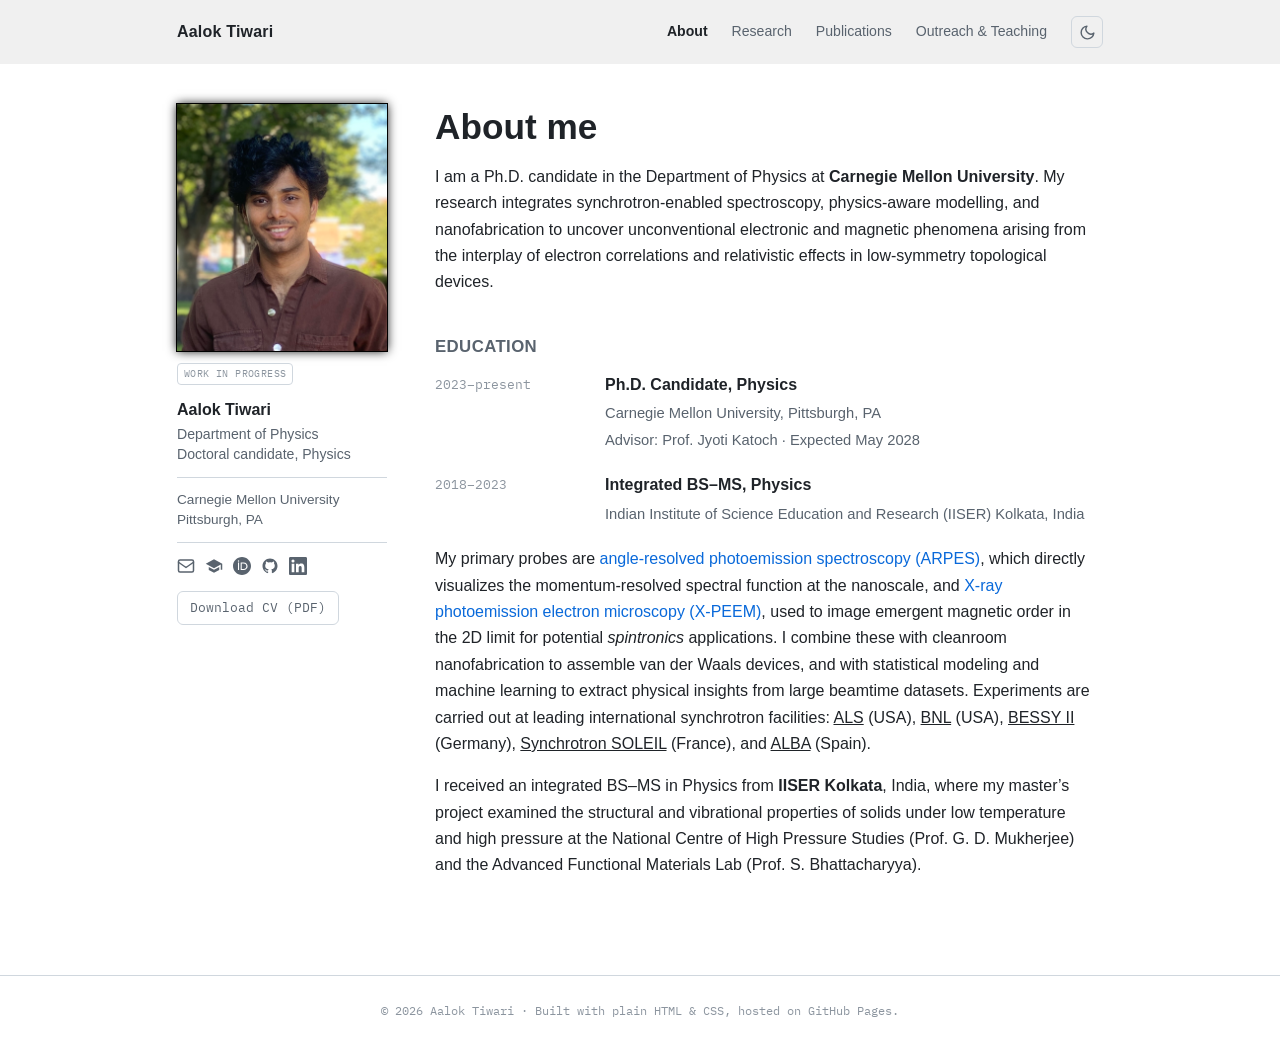
<file: index.html>
<!DOCTYPE html>
<html lang="en">
<head>
  <meta charset="UTF-8" />
  <meta name="viewport" content="width=device-width, initial-scale=1.0" />
  <script>(function(){try{if(localStorage.getItem('theme')==='dark')document.documentElement.setAttribute('data-theme','dark');}catch(e){}})();</script>
  <title>Aalok Tiwari</title>
  <meta name="description" content="Aalok Tiwari — experimental condensed matter physicist. Ph.D. candidate at Carnegie Mellon University working on 2D quantum materials, nano-ARPES, and XMCD-PEEM." />
  <link rel="preconnect" href="https://fonts.googleapis.com" />
  <link rel="preconnect" href="https://fonts.gstatic.com" crossorigin />
  <link href="https://fonts.googleapis.com/css2?family=IBM+Plex+Mono:wght@400;500;600;700&display=swap" rel="stylesheet" />
  <link rel="stylesheet" href="assets/style.css?v=3" />
  <link rel="icon" href="assets/favicon.svg" type="image/svg+xml" />
  <meta name="theme-color" content="#0969da" />
  <meta name="author" content="Aalok Tiwari" />
  <link rel="canonical" href="https://aaloktrii.github.io/" />
  <meta property="og:type" content="website" />
  <meta property="og:site_name" content="Aalok Tiwari" />
  <meta property="og:title" content="Aalok Tiwari — Experimental condensed matter physicist" />
  <meta property="og:description" content="Ph.D. candidate at Carnegie Mellon University working on 2D quantum materials, nano-ARPES, and XMCD-PEEM." />
  <meta property="og:url" content="https://aaloktrii.github.io/" />
  <meta name="twitter:card" content="summary" />
</head>
<body>
  <header class="site-header">
    <div class="header-inner">
      <a class="brand" href="index.html">Aalok Tiwari</a>
      <nav class="top-nav">
        <a href="index.html" class="active">About</a>
        <a href="research.html">Research</a>
        <a href="publications.html">Publications</a>
        <a href="outreach.html">Outreach &amp; Teaching</a>
      </nav>
      <button class="theme-toggle" type="button" aria-label="Toggle dark mode" title="Toggle light/dark">
        <svg class="icon-moon" viewBox="0 0 24 24" fill="none" stroke="currentColor" stroke-width="2" stroke-linecap="round" stroke-linejoin="round" aria-hidden="true"><path d="M21 12.79A9 9 0 1 1 11.21 3 7 7 0 0 0 21 12.79z"/></svg>
        <svg class="icon-sun" viewBox="0 0 24 24" fill="none" stroke="currentColor" stroke-width="2" stroke-linecap="round" stroke-linejoin="round" aria-hidden="true"><circle cx="12" cy="12" r="4"/><path d="M12 2v2M12 20v2M4.93 4.93l1.41 1.41M17.66 17.66l1.41 1.41M2 12h2M20 12h2M6.34 17.66l-1.41 1.41M19.07 4.93l-1.41 1.41"/></svg>
      </button>
    </div>
  </header>



  <div class="page-layout">
    <aside class="profile-col">
      <img id="profile-pic" alt="Aalok Tiwari" style="width:100%;display:block;margin-bottom:8px;box-shadow:0 0 0 1px #000, 0 0 10px #000;" /><script>document.getElementById("profile-pic").src="assets/profile.jpg?t="+Date.now();</script>
      <span class="wip-label">work in progress</span>
      <div class="profile-text-block">
        <div class="profile-name">Aalok Tiwari</div>
        <div class="profile-title">Department of Physics</div>
        <div class="profile-title">Doctoral candidate, Physics</div>
        <hr class="profile-rule">
        <div class="profile-dept">Carnegie Mellon University</div>
        <div class="profile-dept">Pittsburgh, PA</div>
        <hr class="profile-rule">
        <nav class="profile-links">
          <a href="mailto:aalokt@andrew.cmu.edu" title="Email"><svg viewBox="0 0 24 24" fill="none" stroke="currentColor" stroke-width="2" stroke-linecap="round" stroke-linejoin="round" aria-hidden="true"><rect x="2" y="4" width="20" height="16" rx="2"/><path d="m2 7 10 7 10-7"/></svg></a>
          <a href="https://scholar.google.com/citations?user=AxW-kcIAAAAJ" title="Google Scholar"><svg viewBox="0 0 24 24" fill="currentColor" aria-hidden="true"><path d="M5 13.18v4L12 21l7-3.82v-4L12 17l-7-3.82zM12 3L1 9l11 6 9-4.91V17h2V9L12 3z"/></svg></a>
          <a href="https://orcid.org/0009-0003-6832-4220" title="ORCID"><svg viewBox="0 0 24 24" fill="currentColor" aria-hidden="true"><path d="M12 0C5.372 0 0 5.372 0 12s5.372 12 12 12 12-5.372 12-12S18.628 0 12 0zM7.369 4.378c.525 0 .947.431.947.947s-.422.947-.947.947a.95.95 0 01-.947-.947c0-.525.422-.947.947-.947zm-.722 3.038h1.444v10.041H6.647V7.416zm3.562 0h3.9c3.712 0 5.344 2.653 5.344 5.025 0 2.578-2.016 5.016-5.325 5.016h-3.919V7.416zm1.444 1.303v7.444h2.297c3.272 0 3.872-2.466 3.872-3.722 0-2.016-1.284-3.722-3.862-3.722h-2.307z"/></svg></a>
          <a href="https://github.com/aaloktrii" title="GitHub"><svg viewBox="0 0 24 24" fill="currentColor" aria-hidden="true"><path d="M12 2C6.477 2 2 6.477 2 12c0 4.418 2.865 8.166 6.839 9.489.5.092.682-.217.682-.482 0-.237-.009-.868-.013-1.703-2.782.604-3.369-1.342-3.369-1.342-.454-1.155-1.11-1.463-1.11-1.463-.908-.62.069-.608.069-.608 1.003.07 1.531 1.03 1.531 1.03.892 1.529 2.341 1.088 2.91.832.092-.647.35-1.088.636-1.338-2.22-.253-4.555-1.11-4.555-4.943 0-1.091.39-1.984 1.029-2.683-.103-.253-.446-1.27.098-2.647 0 0 .84-.269 2.75 1.025A9.578 9.578 0 0112 6.836c.85.004 1.705.114 2.504.337 1.909-1.294 2.747-1.025 2.747-1.025.546 1.377.202 2.394.1 2.647.64.699 1.028 1.592 1.028 2.683 0 3.842-2.339 4.687-4.566 4.935.359.309.678.919.678 1.852 0 1.336-.012 2.415-.012 2.743 0 .267.18.578.688.48C19.138 20.163 22 16.418 22 12c0-5.523-4.477-10-10-10z"/></svg></a>
          <a href="https://www.linkedin.com/in/aalok-tiwari/" title="LinkedIn"><svg viewBox="0 0 24 24" fill="currentColor" aria-hidden="true"><path d="M20.447 20.452h-3.554v-5.569c0-1.328-.027-3.037-1.852-3.037-1.853 0-2.136 1.445-2.136 2.939v5.667H9.351V9h3.414v1.561h.046c.477-.9 1.637-1.85 3.37-1.85 3.601 0 4.267 2.37 4.267 5.455v6.286zM5.337 7.433a2.062 2.062 0 01-2.063-2.065 2.064 2.064 0 112.063 2.065zm1.782 13.019H3.555V9h3.564v11.452zM22.225 0H1.771C.792 0 0 .774 0 1.729v20.542C0 23.227.792 24 1.771 24h20.451C23.2 24 24 23.227 24 22.271V1.729C24 .774 23.2 0 22.222 0h.003z"/></svg></a>
        </nav>
        <a class="btn" href="assets/Aalok_Tiwari_CV.pdf">Download CV (PDF)</a>
      </div>
    </aside>

    <main class="content-col">
      <h1>About me</h1>
      <p>
        I am a Ph.D. candidate in the Department of Physics at
        <a href="https://www.cmu.edu/physics/" style="color: inherit;"><strong>Carnegie Mellon University</strong></a>.
        My research integrates synchrotron-enabled spectroscopy, physics-aware modelling, and nanofabrication to uncover unconventional electronic and magnetic phenomena arising from the interplay of electron correlations and relativistic effects in low-symmetry topological devices.
      </p>

      <h2 id="education">Education</h2>
      <div class="cvitem">
        <div class="when">2023&ndash;present</div>
        <div class="what">
          <strong>Ph.D. Candidate, Physics</strong>
          <div class="course"><a href="https://www.cmu.edu/physics/" style="color: inherit;">Carnegie Mellon University</a>, Pittsburgh, PA</div>
          <div class="course">Advisor: <a href="https://scholars.cmu.edu/8049-jyoti-katoch" style="color: inherit;">Prof. Jyoti Katoch</a> &middot; Expected May 2028</div>
        </div>
      </div>
      <div class="cvitem">
        <div class="when">2018&ndash;2023</div>
        <div class="what">
          <strong>Integrated BS&ndash;MS, Physics</strong>
          <div class="course"><a href="https://www.iiserkol.ac.in" style="color: inherit;">Indian Institute of Science Education and Research (IISER) Kolkata</a>, India</div>
        </div>
      </div>

      <p>
        My primary probes are
        <a href="https://doi.org/10.1103/RevModPhys.93.025006">angle-resolved photoemission spectroscopy (ARPES)</a>,
        which directly visualizes the momentum-resolved spectral function at the nanoscale, and
        <a href="https://doi.org/10.1088/0953-8984/20/9/093002">X-ray photoemission electron microscopy (X-PEEM)</a>,
        used to image emergent magnetic order in the 2D limit for potential <em>spintronics</em> applications.
        I combine these with cleanroom nanofabrication to assemble van der Waals devices, and with statistical modeling and machine learning to extract physical insights from large beamtime datasets.
        Experiments are carried out at leading international synchrotron facilities:
        <a href="https://als.lbl.gov/" style="color: inherit; text-decoration: underline;">ALS</a> (USA),
        <a href="https://www.bnl.gov/nsls2/" style="color: inherit; text-decoration: underline;">BNL</a> (USA),
        <a href="https://www.helmholtz-berlin.de/forschung/quellen/bessy/index_en.html" style="color: inherit; text-decoration: underline;">BESSY&nbsp;II</a> (Germany),
        <a href="https://www.synchrotron-soleil.fr/en" style="color: inherit; text-decoration: underline;">Synchrotron SOLEIL</a> (France), and
        <a href="https://www.cells.es/en" style="color: inherit; text-decoration: underline;">ALBA</a> (Spain).
      </p>
      <p>
        I received an integrated BS&ndash;MS in Physics from
        <a href="https://www.iiserkol.ac.in" style="color: inherit;"><strong>IISER Kolkata</strong></a>, India, where my master&rsquo;s project examined the structural and vibrational properties of solids under low temperature and high pressure at the
        <a href="https://physics.iiserkol.ac.in/fac_hompage.php?did=d3d2MTVhc04yd0JUdDRpbFY5U0hFVzZvV1lTTVFORTRjSkExN1VXWkRlZz0%3D" style="color: inherit;">National Centre of High Pressure Studies</a>
        (Prof.&nbsp;G.&nbsp;D.&nbsp;Mukherjee) and the
        <a href="https://www.iiserkol.ac.in/~sayanb/" style="color: inherit;">Advanced Functional Materials Lab</a>
        (Prof.&nbsp;S.&nbsp;Bhattacharyya).
      </p>
    </main>
  </div>

  <footer class="site">
    <div>&copy; <span id="yr"></span> Aalok Tiwari &middot; Built with plain HTML &amp; CSS, hosted on GitHub Pages.</div>
  </footer>

  <script>document.getElementById('yr').textContent = new Date().getFullYear();</script>
  <script src="assets/theme.js"></script>
</body>
</html>
</file>
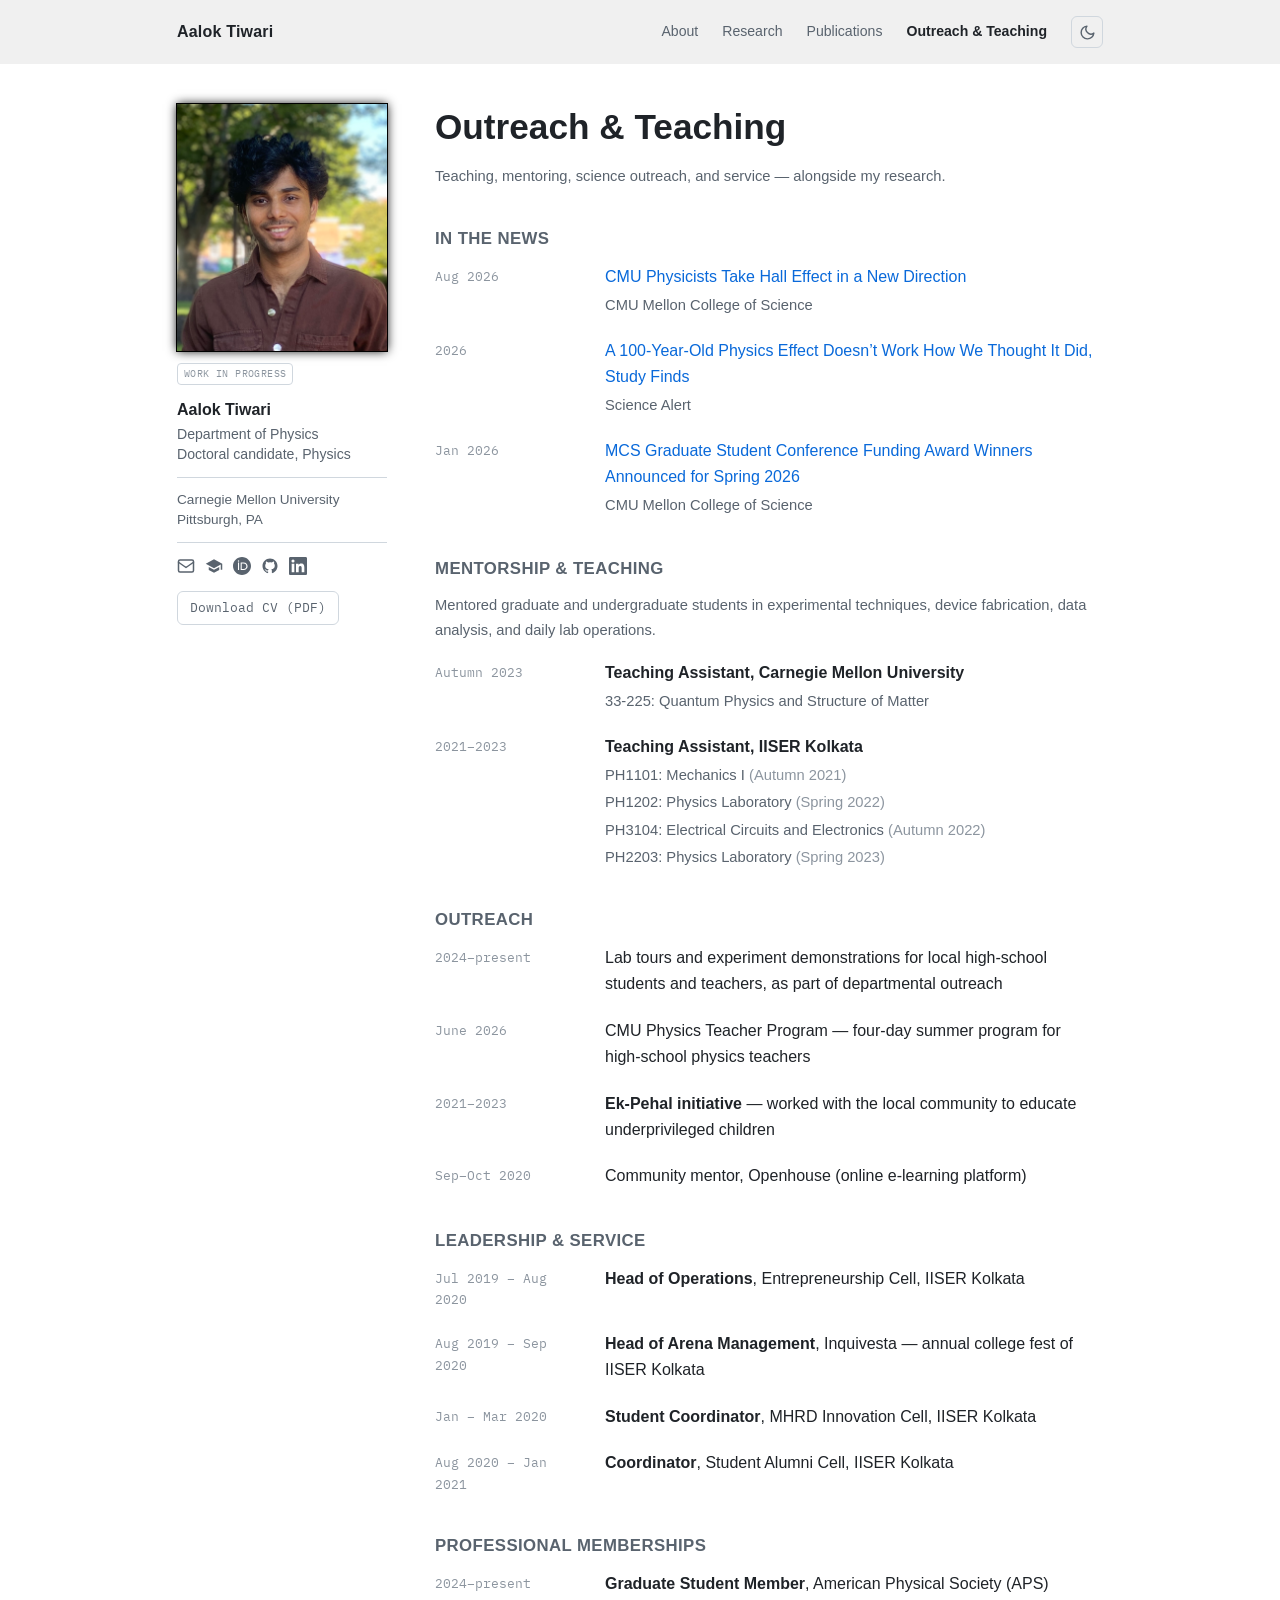
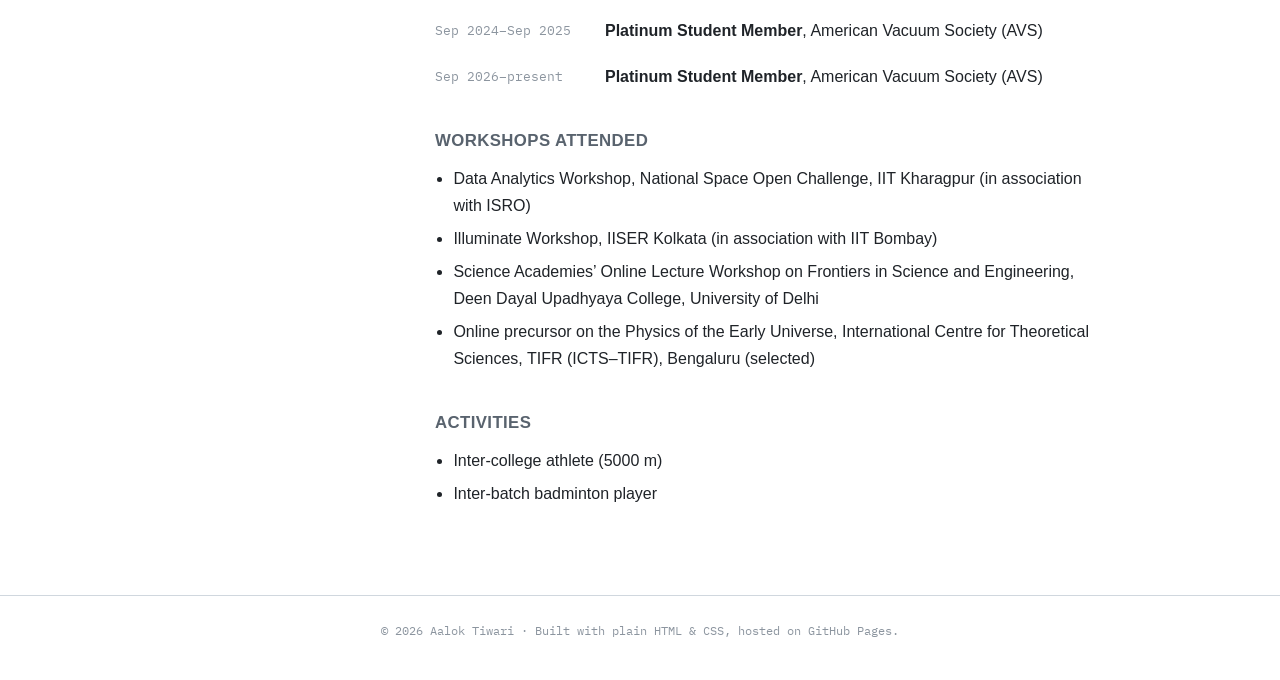
<file: outreach.html>
<!DOCTYPE html>
<html lang="en">
<head>
  <meta charset="UTF-8" />
  <meta name="viewport" content="width=device-width, initial-scale=1.0" />
  <script>(function(){try{if(localStorage.getItem('theme')==='dark')document.documentElement.setAttribute('data-theme','dark');}catch(e){}})();</script>
  <title>Outreach &amp; Teaching — Aalok Tiwari</title>
  <meta name="description" content="Teaching, mentoring, science outreach, leadership, and service by Aalok Tiwari." />
  <link rel="preconnect" href="https://fonts.googleapis.com" />
  <link rel="preconnect" href="https://fonts.gstatic.com" crossorigin />
  <link href="https://fonts.googleapis.com/css2?family=IBM+Plex+Mono:wght@400;500;600;700&display=swap" rel="stylesheet" />
  <link rel="stylesheet" href="assets/style.css?v=3" />
  <link rel="icon" href="assets/favicon.svg" type="image/svg+xml" />
  <meta name="theme-color" content="#0969da" />
  <meta name="author" content="Aalok Tiwari" />
  <link rel="canonical" href="https://aaloktrii.github.io/outreach.html" />
  <meta property="og:type" content="website" />
  <meta property="og:site_name" content="Aalok Tiwari" />
  <meta property="og:title" content="Outreach &amp; Teaching — Aalok Tiwari" />
  <meta property="og:description" content="Teaching, mentoring, science outreach, leadership, and service by Aalok Tiwari." />
  <meta property="og:url" content="https://aaloktrii.github.io/outreach.html" />
  <meta name="twitter:card" content="summary" />
</head>
<body>
  <header class="site-header">
    <div class="header-inner">
      <a class="brand" href="index.html">Aalok Tiwari</a>
      <nav class="top-nav">
        <a href="index.html">About</a>
        <a href="research.html">Research</a>
        <a href="publications.html">Publications</a>
        <a href="outreach.html" class="active">Outreach &amp; Teaching</a>
      </nav>
      <button class="theme-toggle" type="button" aria-label="Toggle dark mode" title="Toggle light/dark">
        <svg class="icon-moon" viewBox="0 0 24 24" fill="none" stroke="currentColor" stroke-width="2" stroke-linecap="round" stroke-linejoin="round" aria-hidden="true"><path d="M21 12.79A9 9 0 1 1 11.21 3 7 7 0 0 0 21 12.79z"/></svg>
        <svg class="icon-sun" viewBox="0 0 24 24" fill="none" stroke="currentColor" stroke-width="2" stroke-linecap="round" stroke-linejoin="round" aria-hidden="true"><circle cx="12" cy="12" r="4"/><path d="M12 2v2M12 20v2M4.93 4.93l1.41 1.41M17.66 17.66l1.41 1.41M2 12h2M20 12h2M6.34 17.66l-1.41 1.41M19.07 4.93l-1.41 1.41"/></svg>
      </button>
    </div>
  </header>



  <div class="page-layout">
    <aside class="profile-col">
      <img id="profile-pic" alt="Aalok Tiwari" style="width:100%;display:block;margin-bottom:8px;box-shadow:0 0 0 1px #000, 0 0 10px #000;" /><script>document.getElementById("profile-pic").src="assets/profile.jpg?t="+Date.now();</script>
      <span class="wip-label">work in progress</span>
      <div class="profile-text-block">
        <div class="profile-name">Aalok Tiwari</div>
        <div class="profile-title">Department of Physics</div>
        <div class="profile-title">Doctoral candidate, Physics</div>
        <hr class="profile-rule">
        <div class="profile-dept">Carnegie Mellon University</div>
        <div class="profile-dept">Pittsburgh, PA</div>
        <hr class="profile-rule">
        <nav class="profile-links">
          <a href="mailto:aalokt@andrew.cmu.edu" title="Email"><svg viewBox="0 0 24 24" fill="none" stroke="currentColor" stroke-width="2" stroke-linecap="round" stroke-linejoin="round" aria-hidden="true"><rect x="2" y="4" width="20" height="16" rx="2"/><path d="m2 7 10 7 10-7"/></svg></a>
          <a href="https://scholar.google.com/citations?user=AxW-kcIAAAAJ" title="Google Scholar"><svg viewBox="0 0 24 24" fill="currentColor" aria-hidden="true"><path d="M5 13.18v4L12 21l7-3.82v-4L12 17l-7-3.82zM12 3L1 9l11 6 9-4.91V17h2V9L12 3z"/></svg></a>
          <a href="https://orcid.org/0009-0003-6832-4220" title="ORCID"><svg viewBox="0 0 24 24" fill="currentColor" aria-hidden="true"><path d="M12 0C5.372 0 0 5.372 0 12s5.372 12 12 12 12-5.372 12-12S18.628 0 12 0zM7.369 4.378c.525 0 .947.431.947.947s-.422.947-.947.947a.95.95 0 01-.947-.947c0-.525.422-.947.947-.947zm-.722 3.038h1.444v10.041H6.647V7.416zm3.562 0h3.9c3.712 0 5.344 2.653 5.344 5.025 0 2.578-2.016 5.016-5.325 5.016h-3.919V7.416zm1.444 1.303v7.444h2.297c3.272 0 3.872-2.466 3.872-3.722 0-2.016-1.284-3.722-3.862-3.722h-2.307z"/></svg></a>
          <a href="https://github.com/aaloktrii" title="GitHub"><svg viewBox="0 0 24 24" fill="currentColor" aria-hidden="true"><path d="M12 2C6.477 2 2 6.477 2 12c0 4.418 2.865 8.166 6.839 9.489.5.092.682-.217.682-.482 0-.237-.009-.868-.013-1.703-2.782.604-3.369-1.342-3.369-1.342-.454-1.155-1.11-1.463-1.11-1.463-.908-.62.069-.608.069-.608 1.003.07 1.531 1.03 1.531 1.03.892 1.529 2.341 1.088 2.91.832.092-.647.35-1.088.636-1.338-2.22-.253-4.555-1.11-4.555-4.943 0-1.091.39-1.984 1.029-2.683-.103-.253-.446-1.27.098-2.647 0 0 .84-.269 2.75 1.025A9.578 9.578 0 0112 6.836c.85.004 1.705.114 2.504.337 1.909-1.294 2.747-1.025 2.747-1.025.546 1.377.202 2.394.1 2.647.64.699 1.028 1.592 1.028 2.683 0 3.842-2.339 4.687-4.566 4.935.359.309.678.919.678 1.852 0 1.336-.012 2.415-.012 2.743 0 .267.18.578.688.48C19.138 20.163 22 16.418 22 12c0-5.523-4.477-10-10-10z"/></svg></a>
          <a href="https://www.linkedin.com/in/aalok-tiwari/" title="LinkedIn"><svg viewBox="0 0 24 24" fill="currentColor" aria-hidden="true"><path d="M20.447 20.452h-3.554v-5.569c0-1.328-.027-3.037-1.852-3.037-1.853 0-2.136 1.445-2.136 2.939v5.667H9.351V9h3.414v1.561h.046c.477-.9 1.637-1.85 3.37-1.85 3.601 0 4.267 2.37 4.267 5.455v6.286zM5.337 7.433a2.062 2.062 0 01-2.063-2.065 2.064 2.064 0 112.063 2.065zm1.782 13.019H3.555V9h3.564v11.452zM22.225 0H1.771C.792 0 0 .774 0 1.729v20.542C0 23.227.792 24 1.771 24h20.451C23.2 24 24 23.227 24 22.271V1.729C24 .774 23.2 0 22.222 0h.003z"/></svg></a>
        </nav>
        <a class="btn" href="assets/Aalok_Tiwari_CV.pdf">Download CV (PDF)</a>
      </div>
    </aside>

    <main class="content-col">
      <h1>Outreach &amp; Teaching</h1>
      <p class="section-intro">
        Teaching, mentoring, science outreach, and service &mdash; alongside my research.
      </p>

      <h2 id="news">In the News</h2>
      <div class="cvitem">
        <div class="when">Aug 2026</div>
        <div class="what">
          <a href="https://www.cmu.edu/mcs/news-events/2026/0819-hall-effect">CMU Physicists Take Hall Effect in a New Direction</a>
          <div class="course">CMU Mellon College of Science</div>
        </div>
      </div>
      <div class="cvitem">
        <div class="when">2026</div>
        <div class="what">
          <a href="https://www.sciencealert.com/a-100-year-old-physics-effect-doesnt-work-how-we-thought-it-did-study-finds">A 100-Year-Old Physics Effect Doesn&rsquo;t Work How We Thought It Did, Study Finds</a>
          <div class="course">Science Alert</div>
        </div>
      </div>
      <div class="cvitem">
        <div class="when">Jan 2026</div>
        <div class="what">
          <a href="https://www.cmu.edu/mcs/news-events/2026/0127-graduate-travel-awards">MCS Graduate Student Conference Funding Award Winners Announced for Spring 2026</a>
          <div class="course">CMU Mellon College of Science</div>
        </div>
      </div>

      <h2>Mentorship &amp; Teaching</h2>
      <p class="section-intro">Mentored graduate and undergraduate students in experimental techniques, device fabrication, data analysis, and daily lab operations.</p>
      <div class="cvgrid">
        <div class="cvitem">
          <div class="when">Autumn 2023</div>
          <div class="what">
            <strong>Teaching Assistant, Carnegie Mellon University</strong>
            <div class="course">33-225: Quantum Physics and Structure of Matter</div>
          </div>
        </div>
        <div class="cvitem">
          <div class="when">2021&ndash;2023</div>
          <div class="what">
            <strong>Teaching Assistant, IISER Kolkata</strong>
            <div class="course">PH1101: Mechanics I <span class="term">(Autumn 2021)</span></div>
            <div class="course">PH1202: Physics Laboratory <span class="term">(Spring 2022)</span></div>
            <div class="course">PH3104: Electrical Circuits and Electronics <span class="term">(Autumn 2022)</span></div>
            <div class="course">PH2203: Physics Laboratory <span class="term">(Spring 2023)</span></div>
          </div>
        </div>
      </div>

      <h2>Outreach</h2>
      <div class="cvgrid">
        <div class="cvitem">
          <div class="when">2024&ndash;present</div>
          <div class="what">Lab tours and experiment demonstrations for local high-school students and teachers, as part of departmental outreach</div>
        </div>
        <div class="cvitem">
          <div class="when">June 2026</div>
          <div class="what">CMU Physics Teacher Program &mdash; four-day summer program for high-school physics teachers</div>
        </div>
        <div class="cvitem">
          <div class="when">2021&ndash;2023</div>
          <div class="what"><strong>Ek-Pehal initiative</strong> &mdash; worked with the local community to educate underprivileged children</div>
        </div>
        <div class="cvitem">
          <div class="when">Sep&ndash;Oct 2020</div>
          <div class="what">Community mentor, Openhouse (online e-learning platform)</div>
        </div>
      </div>

      <h2>Leadership &amp; Service</h2>
      <div class="cvgrid">
        <div class="cvitem">
          <div class="when">Jul 2019 &ndash; Aug 2020</div>
          <div class="what"><strong>Head of Operations</strong>, Entrepreneurship Cell, IISER Kolkata</div>
        </div>
        <div class="cvitem">
          <div class="when">Aug 2019 &ndash; Sep 2020</div>
          <div class="what"><strong>Head of Arena Management</strong>, Inquivesta &mdash; annual college fest of IISER Kolkata</div>
        </div>
        <div class="cvitem">
          <div class="when">Jan &ndash; Mar 2020</div>
          <div class="what"><strong>Student Coordinator</strong>, MHRD Innovation Cell, IISER Kolkata</div>
        </div>
        <div class="cvitem">
          <div class="when">Aug 2020 &ndash; Jan 2021</div>
          <div class="what"><strong>Coordinator</strong>, Student Alumni Cell, IISER Kolkata</div>
        </div>
      </div>

      <h2>Professional Memberships</h2>
      <div class="cvitem">
        <div class="when">2024&ndash;present</div>
        <div class="what">
          <strong>Graduate Student Member</strong>, <a href="https://www.aps.org" style="color:inherit;">American Physical Society (APS)</a>
        </div>
      </div>
      <div class="cvitem">
        <div class="when">Sep 2024&ndash;Sep 2025</div>
        <div class="what">
          <strong>Platinum Student Member</strong>, <a href="https://www.avs.org" style="color:inherit;">American Vacuum Society (AVS)</a>
        </div>
      </div>
      <div class="cvitem">
        <div class="when">Sep 2026&ndash;present</div>
        <div class="what">
          <strong>Platinum Student Member</strong>, <a href="https://www.avs.org" style="color:inherit;">American Vacuum Society (AVS)</a>
        </div>
      </div>

      <h2>Workshops Attended</h2>
      <ul class="cvlist">
        <li>Data Analytics Workshop, National Space Open Challenge, IIT Kharagpur (in association with ISRO)</li>
        <li>Illuminate Workshop, IISER Kolkata (in association with IIT Bombay)</li>
        <li>Science Academies&rsquo; Online Lecture Workshop on Frontiers in Science and Engineering, Deen Dayal Upadhyaya College, University of Delhi</li>
        <li>Online precursor on the Physics of the Early Universe, International Centre for Theoretical Sciences, TIFR (ICTS&ndash;TIFR), Bengaluru <span class="term">(selected)</span></li>
      </ul>

      <h2>Activities</h2>
      <ul class="cvlist">
        <li>Inter-college athlete (5000&nbsp;m)</li>
        <li>Inter-batch badminton player</li>
      </ul>
    </main>
  </div>

  <footer class="site">
    <div>&copy; <span id="yr"></span> Aalok Tiwari &middot; Built with plain HTML &amp; CSS, hosted on GitHub Pages.</div>
  </footer>
  <script>document.getElementById('yr').textContent = new Date().getFullYear();</script>
  <script src="assets/theme.js"></script>
</body>
</html>
</file>
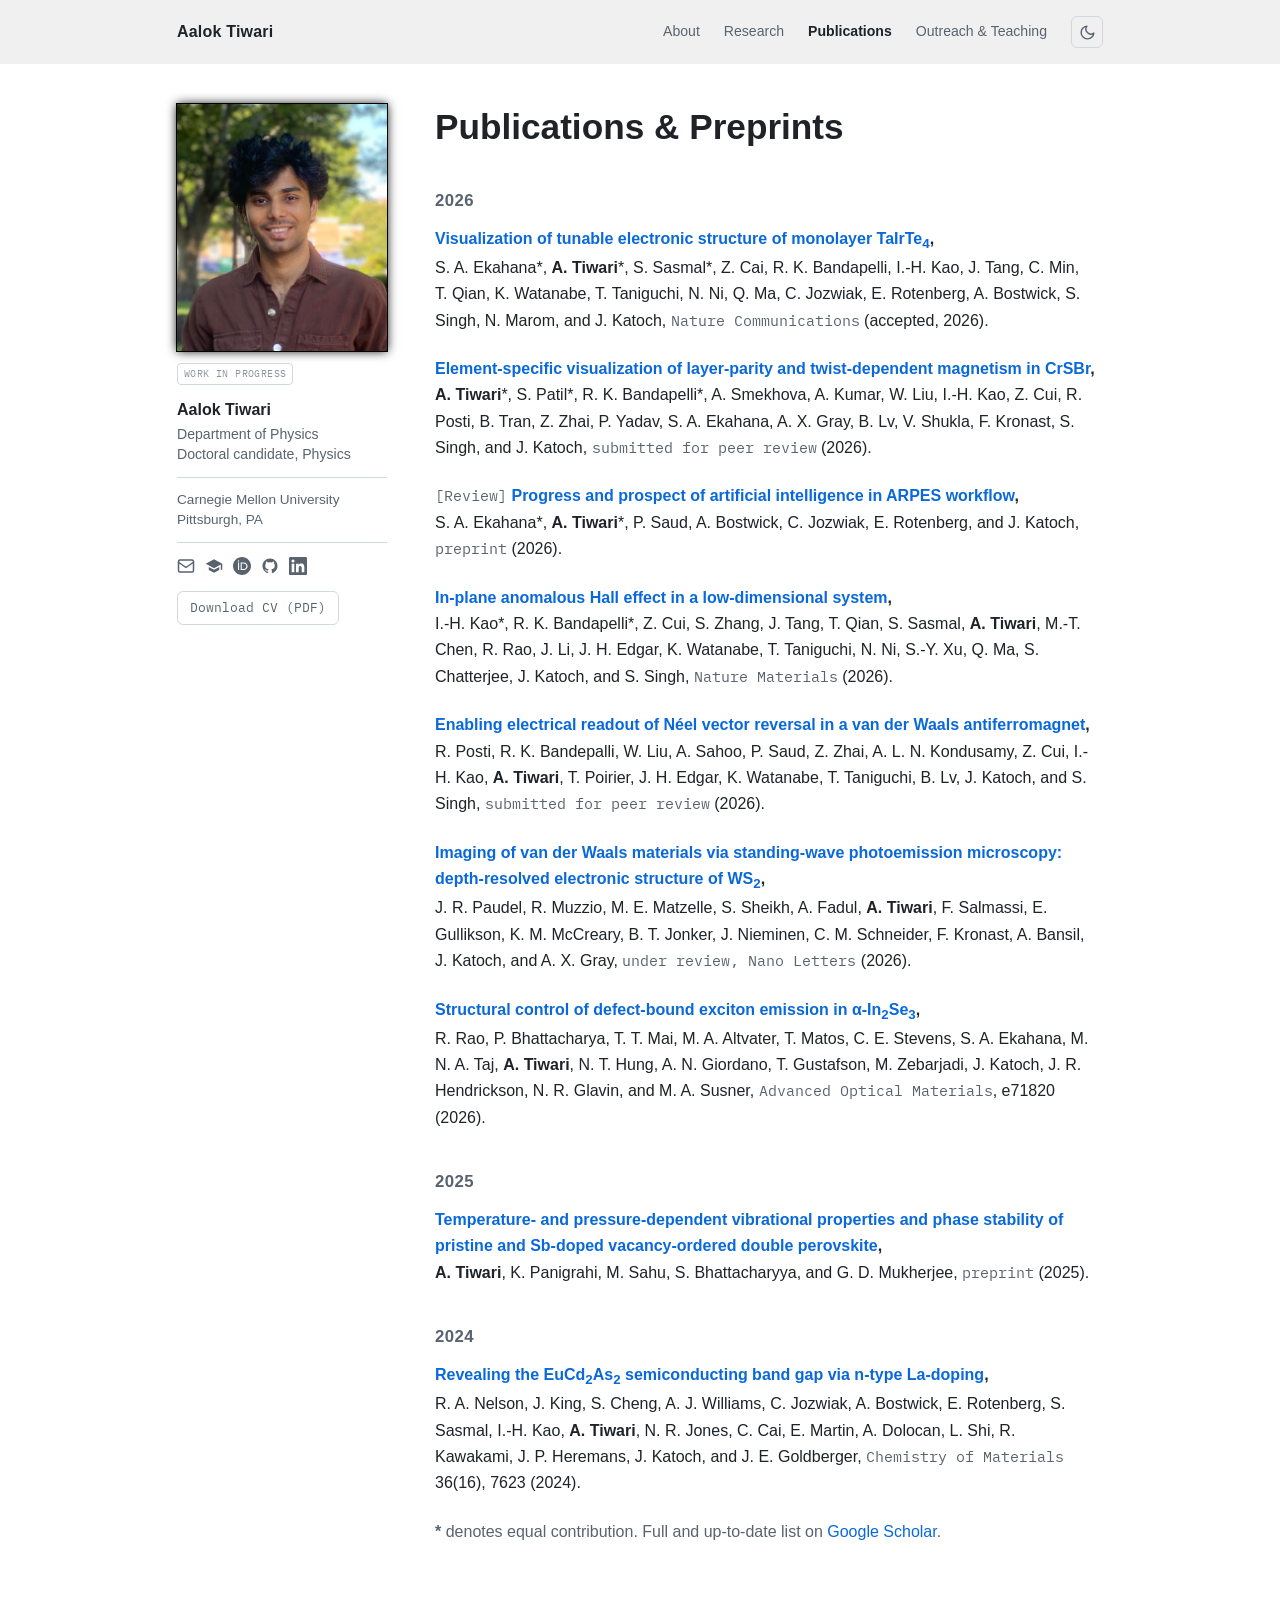
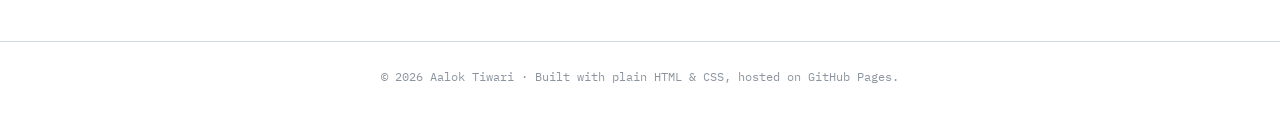
<file: publications.html>
<!DOCTYPE html>
<html lang="en">
<head>
  <meta charset="UTF-8" />
  <meta name="viewport" content="width=device-width, initial-scale=1.0" />
  <script>(function(){try{if(localStorage.getItem('theme')==='dark')document.documentElement.setAttribute('data-theme','dark');}catch(e){}})();</script>
  <title>Publications — Aalok Tiwari</title>
  <meta name="description" content="Publications and preprints by Aalok Tiwari on 2D quantum materials, ARPES, and XMCD-PEEM." />
  <link rel="preconnect" href="https://fonts.googleapis.com" />
  <link rel="preconnect" href="https://fonts.gstatic.com" crossorigin />
  <link href="https://fonts.googleapis.com/css2?family=IBM+Plex+Mono:wght@400;500;600;700&display=swap" rel="stylesheet" />
  <link rel="stylesheet" href="assets/style.css?v=3" />
  <link rel="icon" href="assets/favicon.svg" type="image/svg+xml" />
  <meta name="theme-color" content="#0969da" />
  <meta name="author" content="Aalok Tiwari" />
  <link rel="canonical" href="https://aaloktrii.github.io/publications.html" />
  <meta property="og:type" content="website" />
  <meta property="og:site_name" content="Aalok Tiwari" />
  <meta property="og:title" content="Publications — Aalok Tiwari" />
  <meta property="og:description" content="Publications and preprints by Aalok Tiwari on 2D quantum materials, ARPES, and XMCD-PEEM." />
  <meta property="og:url" content="https://aaloktrii.github.io/publications.html" />
  <meta name="twitter:card" content="summary" />
</head>
<body>
  <header class="site-header">
    <div class="header-inner">
      <a class="brand" href="index.html">Aalok Tiwari</a>
      <nav class="top-nav">
        <a href="index.html">About</a>
        <a href="research.html">Research</a>
        <a href="publications.html" class="active">Publications</a>
        <a href="outreach.html">Outreach &amp; Teaching</a>
      </nav>
      <button class="theme-toggle" type="button" aria-label="Toggle dark mode" title="Toggle light/dark">
        <svg class="icon-moon" viewBox="0 0 24 24" fill="none" stroke="currentColor" stroke-width="2" stroke-linecap="round" stroke-linejoin="round" aria-hidden="true"><path d="M21 12.79A9 9 0 1 1 11.21 3 7 7 0 0 0 21 12.79z"/></svg>
        <svg class="icon-sun" viewBox="0 0 24 24" fill="none" stroke="currentColor" stroke-width="2" stroke-linecap="round" stroke-linejoin="round" aria-hidden="true"><circle cx="12" cy="12" r="4"/><path d="M12 2v2M12 20v2M4.93 4.93l1.41 1.41M17.66 17.66l1.41 1.41M2 12h2M20 12h2M6.34 17.66l-1.41 1.41M19.07 4.93l-1.41 1.41"/></svg>
      </button>
    </div>
  </header>



  <div class="page-layout">
    <aside class="profile-col">
      <img id="profile-pic" alt="Aalok Tiwari" style="width:100%;display:block;margin-bottom:8px;box-shadow:0 0 0 1px #000, 0 0 10px #000;" /><script>document.getElementById("profile-pic").src="assets/profile.jpg?t="+Date.now();</script>
      <span class="wip-label">work in progress</span>
      <div class="profile-text-block">
        <div class="profile-name">Aalok Tiwari</div>
        <div class="profile-title">Department of Physics</div>
        <div class="profile-title">Doctoral candidate, Physics</div>
        <hr class="profile-rule">
        <div class="profile-dept">Carnegie Mellon University</div>
        <div class="profile-dept">Pittsburgh, PA</div>
        <hr class="profile-rule">
        <nav class="profile-links">
          <a href="mailto:aalokt@andrew.cmu.edu" title="Email"><svg viewBox="0 0 24 24" fill="none" stroke="currentColor" stroke-width="2" stroke-linecap="round" stroke-linejoin="round" aria-hidden="true"><rect x="2" y="4" width="20" height="16" rx="2"/><path d="m2 7 10 7 10-7"/></svg></a>
          <a href="https://scholar.google.com/citations?user=AxW-kcIAAAAJ" title="Google Scholar"><svg viewBox="0 0 24 24" fill="currentColor" aria-hidden="true"><path d="M5 13.18v4L12 21l7-3.82v-4L12 17l-7-3.82zM12 3L1 9l11 6 9-4.91V17h2V9L12 3z"/></svg></a>
          <a href="https://orcid.org/0009-0003-6832-4220" title="ORCID"><svg viewBox="0 0 24 24" fill="currentColor" aria-hidden="true"><path d="M12 0C5.372 0 0 5.372 0 12s5.372 12 12 12 12-5.372 12-12S18.628 0 12 0zM7.369 4.378c.525 0 .947.431.947.947s-.422.947-.947.947a.95.95 0 01-.947-.947c0-.525.422-.947.947-.947zm-.722 3.038h1.444v10.041H6.647V7.416zm3.562 0h3.9c3.712 0 5.344 2.653 5.344 5.025 0 2.578-2.016 5.016-5.325 5.016h-3.919V7.416zm1.444 1.303v7.444h2.297c3.272 0 3.872-2.466 3.872-3.722 0-2.016-1.284-3.722-3.862-3.722h-2.307z"/></svg></a>
          <a href="https://github.com/aaloktrii" title="GitHub"><svg viewBox="0 0 24 24" fill="currentColor" aria-hidden="true"><path d="M12 2C6.477 2 2 6.477 2 12c0 4.418 2.865 8.166 6.839 9.489.5.092.682-.217.682-.482 0-.237-.009-.868-.013-1.703-2.782.604-3.369-1.342-3.369-1.342-.454-1.155-1.11-1.463-1.11-1.463-.908-.62.069-.608.069-.608 1.003.07 1.531 1.03 1.531 1.03.892 1.529 2.341 1.088 2.91.832.092-.647.35-1.088.636-1.338-2.22-.253-4.555-1.11-4.555-4.943 0-1.091.39-1.984 1.029-2.683-.103-.253-.446-1.27.098-2.647 0 0 .84-.269 2.75 1.025A9.578 9.578 0 0112 6.836c.85.004 1.705.114 2.504.337 1.909-1.294 2.747-1.025 2.747-1.025.546 1.377.202 2.394.1 2.647.64.699 1.028 1.592 1.028 2.683 0 3.842-2.339 4.687-4.566 4.935.359.309.678.919.678 1.852 0 1.336-.012 2.415-.012 2.743 0 .267.18.578.688.48C19.138 20.163 22 16.418 22 12c0-5.523-4.477-10-10-10z"/></svg></a>
          <a href="https://www.linkedin.com/in/aalok-tiwari/" title="LinkedIn"><svg viewBox="0 0 24 24" fill="currentColor" aria-hidden="true"><path d="M20.447 20.452h-3.554v-5.569c0-1.328-.027-3.037-1.852-3.037-1.853 0-2.136 1.445-2.136 2.939v5.667H9.351V9h3.414v1.561h.046c.477-.9 1.637-1.85 3.37-1.85 3.601 0 4.267 2.37 4.267 5.455v6.286zM5.337 7.433a2.062 2.062 0 01-2.063-2.065 2.064 2.064 0 112.063 2.065zm1.782 13.019H3.555V9h3.564v11.452zM22.225 0H1.771C.792 0 0 .774 0 1.729v20.542C0 23.227.792 24 1.771 24h20.451C23.2 24 24 23.227 24 22.271V1.729C24 .774 23.2 0 22.222 0h.003z"/></svg></a>
        </nav>
        <a class="btn" href="assets/Aalok_Tiwari_CV.pdf">Download CV (PDF)</a>
      </div>
    </aside>

    <main class="content-col">
      <h1>Publications &amp; Preprints</h1>

      <h2>2026</h2>

      <div class="pub">
        <p class="pubtext">
          <strong><a href="https://arxiv.org/abs/2601.11504">Visualization of tunable electronic structure of monolayer TaIrTe<sub>4</sub></a>,</strong>
          S. A. Ekahana*, <b>A. Tiwari</b>*, S. Sasmal*, Z. Cai, R. K. Bandapelli, I.-H. Kao, J. Tang, C. Min, T. Qian, K. Watanabe, T. Taniguchi, N. Ni, Q. Ma, C. Jozwiak, E. Rotenberg, A. Bostwick, S. Singh, N. Marom, and J. Katoch,
          <em>Nature Communications</em> (accepted, 2026).
        </p>
      </div>

      <div class="pub">
        <p class="pubtext">
          <strong><a href="https://arxiv.org/abs/2607.26003">Element-specific visualization of layer-parity and twist-dependent magnetism in CrSBr</a>,</strong>
          <b>A. Tiwari</b>*, S. Patil*, R. K. Bandapelli*, A. Smekhova, A. Kumar, W. Liu, I.-H. Kao, Z. Cui, R. Posti, B. Tran, Z. Zhai, P. Yadav, S. A. Ekahana, A. X. Gray, B. Lv, V. Shukla, F. Kronast, S. Singh, and J. Katoch,
          <em>submitted for peer review</em> (2026).
        </p>
      </div>

      <div class="pub">
        <p class="pubtext">
          <em>[Review]</em> <strong><a href="https://arxiv.org/abs/2610.10140">Progress and prospect of artificial intelligence in ARPES workflow</a>,</strong>
          S. A. Ekahana*, <b>A. Tiwari</b>*, P. Saud, A. Bostwick, C. Jozwiak, E. Rotenberg, and J. Katoch,
          <em>preprint</em> (2026).
        </p>
      </div>

      <!-- hidden until link available:
      <div class="pub">
        <p class="pubtext">
          <strong>Current driven domain manipulation in all van der Waals spintronic device,</strong>
          <b>A. Tiwari</b>, et al., S. Singh, and J. Katoch,
          <em>to be submitted</em> (2026).
        </p>
      </div>
      -->

      <div class="pub">
        <p class="pubtext">
          <strong><a href="https://doi.org/10.1038/s41563-026-02611-9">In-plane anomalous Hall effect in a low-dimensional system</a>,</strong>
          I.-H. Kao*, R. K. Bandapelli*, Z. Cui, S. Zhang, J. Tang, T. Qian, S. Sasmal, <b>A. Tiwari</b>, M.-T. Chen, R. Rao, J. Li, J. H. Edgar, K. Watanabe, T. Taniguchi, N. Ni, S.-Y. Xu, Q. Ma, S. Chatterjee, J. Katoch, and S. Singh,
          <em>Nature Materials</em> (2026).
        </p>
      </div>

      <!-- hidden until link available:
      <div class="pub">
        <p class="pubtext">
          <strong>Tilted spin polarization enabled multidimensional unidirectional magnetoresistance,</strong>
          R. K. Bandapelli*, I.-H. Kao*, et al., <b>A. Tiwari</b>, et al., and S. Singh,
          <em>under review, Physical Review Letters</em> (2026).
        </p>
      </div>
      -->

      <div class="pub">
        <p class="pubtext">
          <strong><a href="https://arxiv.org/abs/2606.24527">Enabling electrical readout of N&eacute;el vector reversal in a van der Waals antiferromagnet</a>,</strong>
          R. Posti, R. K. Bandepalli, W. Liu, A. Sahoo, P. Saud, Z. Zhai, A. L. N. Kondusamy, Z. Cui, I.-H. Kao, <b>A. Tiwari</b>, T. Poirier, J. H. Edgar, K. Watanabe, T. Taniguchi, B. Lv, J. Katoch, and S. Singh,
          <em>submitted for peer review</em> (2026).
        </p>
      </div>

      <div class="pub">
        <p class="pubtext">
          <strong><a href="https://arxiv.org/abs/2607.23073">Imaging of van der Waals materials via standing-wave photoemission microscopy: depth-resolved electronic structure of WS<sub>2</sub></a>,</strong>
          J. R. Paudel, R. Muzzio, M. E. Matzelle, S. Sheikh, A. Fadul, <b>A. Tiwari</b>, F. Salmassi, E. Gullikson, K. M. McCreary, B. T. Jonker, J. Nieminen, C. M. Schneider, F. Kronast, A. Bansil, J. Katoch, and A. X. Gray,
          <em>under review, Nano Letters</em> (2026).
        </p>
      </div>

      <div class="pub">
        <p class="pubtext">
          <strong><a href="https://doi.org/10.1002/adom.71820">Structural control of defect-bound exciton emission in &alpha;-In<sub>2</sub>Se<sub>3</sub></a>,</strong>
          R. Rao, P. Bhattacharya, T. T. Mai, M. A. Altvater, T. Matos, C. E. Stevens, S. A. Ekahana, M. N. A. Taj, <b>A. Tiwari</b>, N. T. Hung, A. N. Giordano, T. Gustafson, M. Zebarjadi, J. Katoch, J. R. Hendrickson, N. R. Glavin, and M. A. Susner,
          <em>Advanced Optical Materials</em>, e71820 (2026).
        </p>
      </div>

      <h2>2025</h2>

      <div class="pub">
        <p class="pubtext">
          <strong><a href="https://arxiv.org/abs/2512.21810">Temperature- and pressure-dependent vibrational properties and phase stability of pristine and Sb-doped vacancy-ordered double perovskite</a>,</strong>
          <b>A. Tiwari</b>, K. Panigrahi, M. Sahu, S. Bhattacharyya, and G. D. Mukherjee,
          <em>preprint</em> (2025).
        </p>
      </div>

      <h2>2024</h2>

      <div class="pub">
        <p class="pubtext">
          <strong><a href="https://doi.org/10.1021/acs.chemmater.4c00656">Revealing the EuCd<sub>2</sub>As<sub>2</sub> semiconducting band gap via n-type La-doping</a>,</strong>
          R. A. Nelson, J. King, S. Cheng, A. J. Williams, C. Jozwiak, A. Bostwick, E. Rotenberg, S. Sasmal, I.-H. Kao, <b>A. Tiwari</b>, N. R. Jones, C. Cai, E. Martin, A. Dolocan, L. Shi, R. Kawakami, J. P. Heremans, J. Katoch, and J. E. Goldberger,
          <em>Chemistry of Materials</em> 36(16), 7623 (2024).
        </p>
      </div>

      <p class="muted">
        <b>*</b> denotes equal contribution. Full and up-to-date list on
        <a href="https://scholar.google.com/citations?user=AxW-kcIAAAAJ">Google Scholar</a>.
      </p>
    </main>
  </div>

  <footer class="site">
    <div>&copy; <span id="yr"></span> Aalok Tiwari &middot; Built with plain HTML &amp; CSS, hosted on GitHub Pages.</div>
  </footer>

  <script>document.getElementById('yr').textContent = new Date().getFullYear();</script>
  <script src="assets/theme.js"></script>
</body>
</html>
</file>
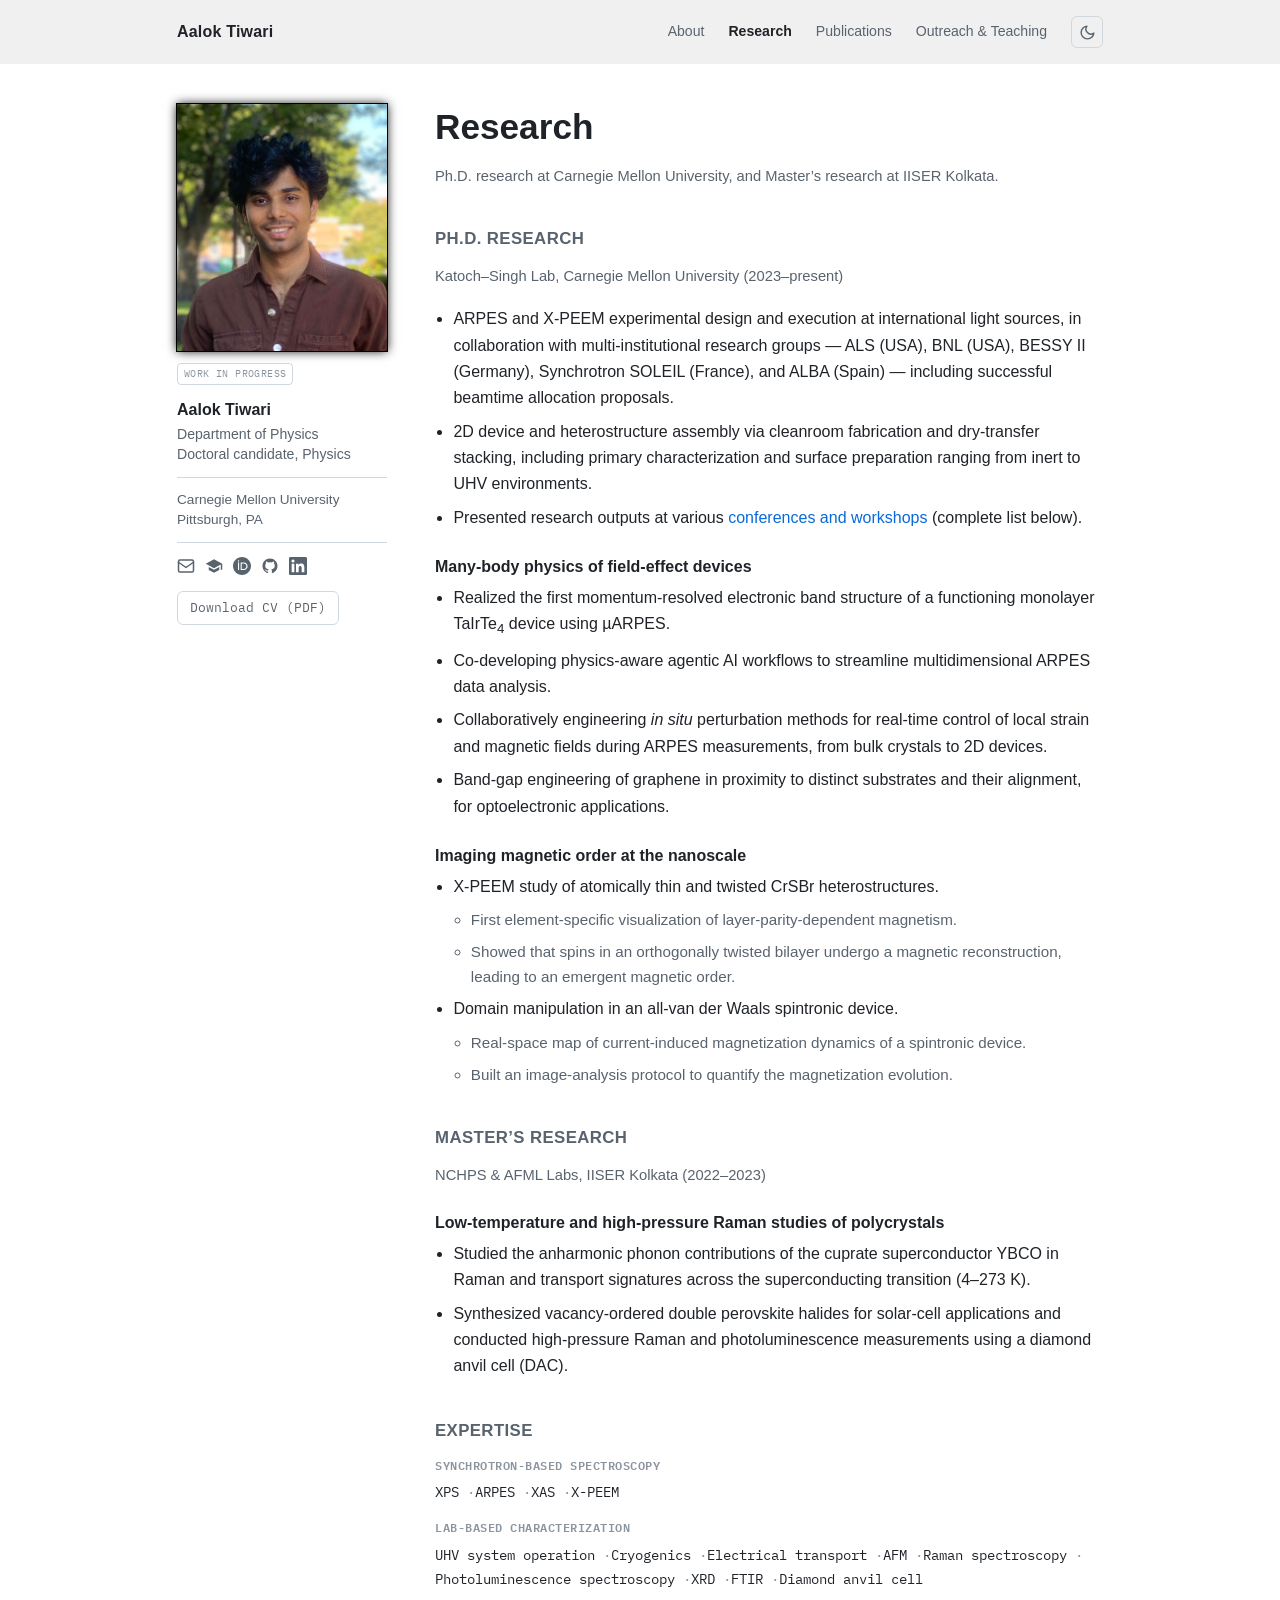
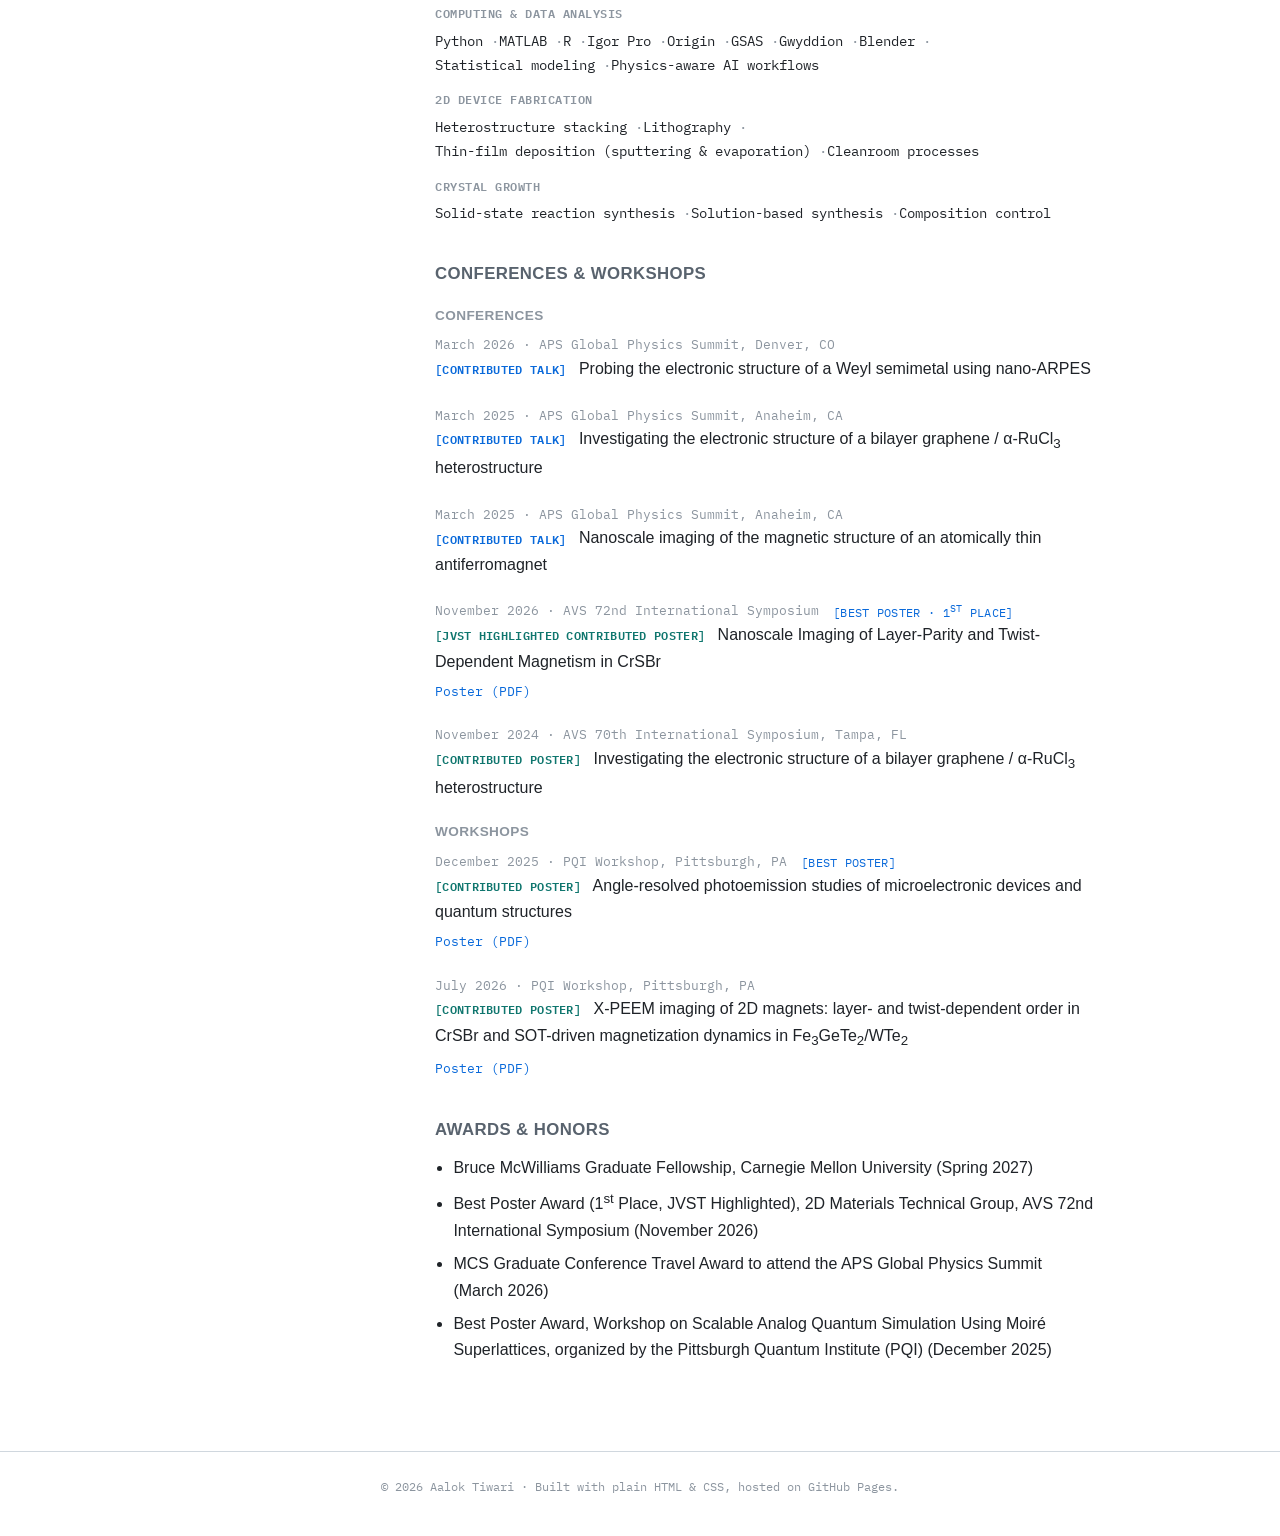
<file: research.html>
<!DOCTYPE html>
<html lang="en">
<head>
  <meta charset="UTF-8" />
  <meta name="viewport" content="width=device-width, initial-scale=1.0" />
  <script>(function(){try{if(localStorage.getItem('theme')==='dark')document.documentElement.setAttribute('data-theme','dark');}catch(e){}})();</script>
  <title>Research — Aalok Tiwari</title>
  <meta name="description" content="Research themes: 2D quantum materials, nano-ARPES, XMCD-PEEM magnetic imaging, van der Waals devices, high-pressure spectroscopy." />
  <link rel="preconnect" href="https://fonts.googleapis.com" />
  <link rel="preconnect" href="https://fonts.gstatic.com" crossorigin />
  <link href="https://fonts.googleapis.com/css2?family=IBM+Plex+Mono:wght@400;500;600;700&display=swap" rel="stylesheet" />
  <link rel="stylesheet" href="assets/style.css?v=3" />
  <link rel="icon" href="assets/favicon.svg" type="image/svg+xml" />
  <meta name="theme-color" content="#0969da" />
  <meta name="author" content="Aalok Tiwari" />
  <link rel="canonical" href="https://aaloktrii.github.io/research.html" />
  <meta property="og:type" content="website" />
  <meta property="og:site_name" content="Aalok Tiwari" />
  <meta property="og:title" content="Research — Aalok Tiwari" />
  <meta property="og:description" content="Research themes: 2D quantum materials, nano-ARPES, XMCD-PEEM magnetic imaging, van der Waals devices, high-pressure spectroscopy." />
  <meta property="og:url" content="https://aaloktrii.github.io/research.html" />
  <meta name="twitter:card" content="summary" />
</head>
<body>
  <header class="site-header">
    <div class="header-inner">
      <a class="brand" href="index.html">Aalok Tiwari</a>
      <nav class="top-nav">
        <a href="index.html">About</a>
        <a href="research.html" class="active">Research</a>
        <a href="publications.html">Publications</a>
        <a href="outreach.html">Outreach &amp; Teaching</a>
      </nav>
      <button class="theme-toggle" type="button" aria-label="Toggle dark mode" title="Toggle light/dark">
        <svg class="icon-moon" viewBox="0 0 24 24" fill="none" stroke="currentColor" stroke-width="2" stroke-linecap="round" stroke-linejoin="round" aria-hidden="true"><path d="M21 12.79A9 9 0 1 1 11.21 3 7 7 0 0 0 21 12.79z"/></svg>
        <svg class="icon-sun" viewBox="0 0 24 24" fill="none" stroke="currentColor" stroke-width="2" stroke-linecap="round" stroke-linejoin="round" aria-hidden="true"><circle cx="12" cy="12" r="4"/><path d="M12 2v2M12 20v2M4.93 4.93l1.41 1.41M17.66 17.66l1.41 1.41M2 12h2M20 12h2M6.34 17.66l-1.41 1.41M19.07 4.93l-1.41 1.41"/></svg>
      </button>
    </div>
  </header>



  <div class="page-layout">
    <aside class="profile-col">
      <img id="profile-pic" alt="Aalok Tiwari" style="width:100%;display:block;margin-bottom:8px;box-shadow:0 0 0 1px #000, 0 0 10px #000;" /><script>document.getElementById("profile-pic").src="assets/profile.jpg?t="+Date.now();</script>
      <span class="wip-label">work in progress</span>
      <div class="profile-text-block">
        <div class="profile-name">Aalok Tiwari</div>
        <div class="profile-title">Department of Physics</div>
        <div class="profile-title">Doctoral candidate, Physics</div>
        <hr class="profile-rule">
        <div class="profile-dept">Carnegie Mellon University</div>
        <div class="profile-dept">Pittsburgh, PA</div>
        <hr class="profile-rule">
        <nav class="profile-links">
          <a href="mailto:aalokt@andrew.cmu.edu" title="Email"><svg viewBox="0 0 24 24" fill="none" stroke="currentColor" stroke-width="2" stroke-linecap="round" stroke-linejoin="round" aria-hidden="true"><rect x="2" y="4" width="20" height="16" rx="2"/><path d="m2 7 10 7 10-7"/></svg></a>
          <a href="https://scholar.google.com/citations?user=AxW-kcIAAAAJ" title="Google Scholar"><svg viewBox="0 0 24 24" fill="currentColor" aria-hidden="true"><path d="M5 13.18v4L12 21l7-3.82v-4L12 17l-7-3.82zM12 3L1 9l11 6 9-4.91V17h2V9L12 3z"/></svg></a>
          <a href="https://orcid.org/0009-0003-6832-4220" title="ORCID"><svg viewBox="0 0 24 24" fill="currentColor" aria-hidden="true"><path d="M12 0C5.372 0 0 5.372 0 12s5.372 12 12 12 12-5.372 12-12S18.628 0 12 0zM7.369 4.378c.525 0 .947.431.947.947s-.422.947-.947.947a.95.95 0 01-.947-.947c0-.525.422-.947.947-.947zm-.722 3.038h1.444v10.041H6.647V7.416zm3.562 0h3.9c3.712 0 5.344 2.653 5.344 5.025 0 2.578-2.016 5.016-5.325 5.016h-3.919V7.416zm1.444 1.303v7.444h2.297c3.272 0 3.872-2.466 3.872-3.722 0-2.016-1.284-3.722-3.862-3.722h-2.307z"/></svg></a>
          <a href="https://github.com/aaloktrii" title="GitHub"><svg viewBox="0 0 24 24" fill="currentColor" aria-hidden="true"><path d="M12 2C6.477 2 2 6.477 2 12c0 4.418 2.865 8.166 6.839 9.489.5.092.682-.217.682-.482 0-.237-.009-.868-.013-1.703-2.782.604-3.369-1.342-3.369-1.342-.454-1.155-1.11-1.463-1.11-1.463-.908-.62.069-.608.069-.608 1.003.07 1.531 1.03 1.531 1.03.892 1.529 2.341 1.088 2.91.832.092-.647.35-1.088.636-1.338-2.22-.253-4.555-1.11-4.555-4.943 0-1.091.39-1.984 1.029-2.683-.103-.253-.446-1.27.098-2.647 0 0 .84-.269 2.75 1.025A9.578 9.578 0 0112 6.836c.85.004 1.705.114 2.504.337 1.909-1.294 2.747-1.025 2.747-1.025.546 1.377.202 2.394.1 2.647.64.699 1.028 1.592 1.028 2.683 0 3.842-2.339 4.687-4.566 4.935.359.309.678.919.678 1.852 0 1.336-.012 2.415-.012 2.743 0 .267.18.578.688.48C19.138 20.163 22 16.418 22 12c0-5.523-4.477-10-10-10z"/></svg></a>
          <a href="https://www.linkedin.com/in/aalok-tiwari/" title="LinkedIn"><svg viewBox="0 0 24 24" fill="currentColor" aria-hidden="true"><path d="M20.447 20.452h-3.554v-5.569c0-1.328-.027-3.037-1.852-3.037-1.853 0-2.136 1.445-2.136 2.939v5.667H9.351V9h3.414v1.561h.046c.477-.9 1.637-1.85 3.37-1.85 3.601 0 4.267 2.37 4.267 5.455v6.286zM5.337 7.433a2.062 2.062 0 01-2.063-2.065 2.064 2.064 0 112.063 2.065zm1.782 13.019H3.555V9h3.564v11.452zM22.225 0H1.771C.792 0 0 .774 0 1.729v20.542C0 23.227.792 24 1.771 24h20.451C23.2 24 24 23.227 24 22.271V1.729C24 .774 23.2 0 22.222 0h.003z"/></svg></a>
        </nav>
        <a class="btn" href="assets/Aalok_Tiwari_CV.pdf">Download CV (PDF)</a>
      </div>
    </aside>

    <main class="content-col">
      <h1>Research</h1>
      <p class="section-intro">Ph.D. research at Carnegie Mellon University, and Master&rsquo;s research at IISER Kolkata.</p>

      <h2>Ph.D. Research</h2>
      <p class="section-intro">Katoch&ndash;Singh Lab, Carnegie Mellon University (2023&ndash;present)</p>
      <ul class="cvlist">
        <li>ARPES and X-PEEM experimental design and execution at international light sources, in collaboration with multi-institutional research groups &mdash; ALS (USA), BNL (USA), BESSY&nbsp;II (Germany), Synchrotron SOLEIL (France), and ALBA (Spain) &mdash; including successful beamtime allocation proposals.</li>
        <li>2D device and heterostructure assembly via cleanroom fabrication and dry-transfer stacking, including primary characterization and surface preparation ranging from inert to UHV environments.</li>
        <li>Presented research outputs at various <a href="#conferences">conferences and workshops</a> (complete list below).</li>
      </ul>

      <h3>Many-body physics of field-effect devices</h3>
      <ul class="cvlist">
        <li>Realized the first momentum-resolved electronic band structure of a functioning monolayer TaIrTe<sub>4</sub> device using &micro;ARPES.</li>
        <li>Co-developing physics-aware agentic AI workflows to streamline multidimensional ARPES data analysis.</li>
        <li>Collaboratively engineering <em>in&nbsp;situ</em> perturbation methods for real-time control of local strain and magnetic fields during ARPES measurements, from bulk crystals to 2D devices.</li>
        <li>Band-gap engineering of graphene in proximity to distinct substrates and their alignment, for optoelectronic applications.</li>
      </ul>

      <h3>Imaging magnetic order at the nanoscale</h3>
      <ul class="cvlist">
        <li>X-PEEM study of atomically thin and twisted CrSBr heterostructures.
          <ul class="cvlist">
            <li>First element-specific visualization of layer-parity-dependent magnetism.</li>
            <li>Showed that spins in an orthogonally twisted bilayer undergo a magnetic reconstruction, leading to an emergent magnetic order.</li>
          </ul>
        </li>
        <li>Domain manipulation in an all-van der Waals spintronic device.
          <ul class="cvlist">
            <li>Real-space map of current-induced magnetization dynamics of a spintronic device.</li>
            <li>Built an image-analysis protocol to quantify the magnetization evolution.</li>
          </ul>
        </li>
      </ul>

      <h2>Master&rsquo;s Research</h2>
      <p class="section-intro">NCHPS &amp; AFML Labs, IISER Kolkata (2022&ndash;2023)</p>
      <h3>Low-temperature and high-pressure Raman studies of polycrystals</h3>
      <ul class="cvlist">
        <li>Studied the anharmonic phonon contributions of the cuprate superconductor YBCO in Raman and transport signatures across the superconducting transition (4&ndash;273&nbsp;K).</li>
        <li>Synthesized vacancy-ordered double perovskite halides for solar-cell applications and conducted high-pressure Raman and photoluminescence measurements using a diamond anvil cell (DAC).</li>
      </ul>

      <h2>Expertise</h2>

      <div class="expertise-group">
        <h4>Synchrotron-based spectroscopy</h4>
        <div class="chips">
          <span class="chip">XPS</span>
          <span class="chip">ARPES</span>
          <span class="chip">XAS</span>
          <span class="chip">X-PEEM</span>
        </div>
      </div>

      <div class="expertise-group">
        <h4>Lab-based characterization</h4>
        <div class="chips">
          <span class="chip">UHV system operation</span>
          <span class="chip">Cryogenics</span>
          <span class="chip">Electrical transport</span>
          <span class="chip">AFM</span>
          <span class="chip">Raman spectroscopy</span>
          <span class="chip">Photoluminescence spectroscopy</span>
          <span class="chip">XRD</span>
          <span class="chip">FTIR</span>
          <span class="chip">Diamond anvil cell</span>
        </div>
      </div>

      <div class="expertise-group">
        <h4>Computing &amp; data analysis</h4>
        <div class="chips">
          <span class="chip">Python</span>
          <span class="chip">MATLAB</span>
          <span class="chip">R</span>
          <span class="chip">Igor Pro</span>
          <span class="chip">Origin</span>
          <span class="chip">GSAS</span>
          <span class="chip">Gwyddion</span>
          <span class="chip">Blender</span>
          <span class="chip">Statistical modeling</span>
          <span class="chip">Physics-aware AI workflows</span>
        </div>
      </div>

      <div class="expertise-group">
        <h4>2D device fabrication</h4>
        <div class="chips">
          <span class="chip">Heterostructure stacking</span>
          <span class="chip">Lithography</span>
          <span class="chip">Thin-film deposition (sputtering &amp; evaporation)</span>
          <span class="chip">Cleanroom processes</span>
        </div>
      </div>

      <div class="expertise-group">
        <h4>Crystal growth</h4>
        <div class="chips">
          <span class="chip">Solid-state reaction synthesis</span>
          <span class="chip">Solution-based synthesis</span>
          <span class="chip">Composition control</span>
        </div>
      </div>

      <h2 id="conferences">Conferences &amp; Workshops</h2>

      <h3 class="subhead">Conferences</h3>

      <div class="talk">
        <div class="meta">March 2026 &middot; APS Global Physics Summit, Denver, CO</div>
        <div class="t"><span class="kind kind-talk">Contributed Talk</span> <a href="https://meetings-archive.aps.org/smt/2026/mar-s30/6/">Probing the electronic structure of a Weyl semimetal using nano-ARPES</a></div>
      </div>

      <div class="talk">
        <div class="meta">March 2025 &middot; APS Global Physics Summit, Anaheim, CA</div>
        <div class="t"><span class="kind kind-talk">Contributed Talk</span> <a href="https://meetings-archive.aps.org/smt/2025/mar-m44/14/">Investigating the electronic structure of a bilayer graphene / &alpha;-RuCl<sub>3</sub> heterostructure</a></div>
      </div>

      <div class="talk">
        <div class="meta">March 2025 &middot; APS Global Physics Summit, Anaheim, CA</div>
        <div class="t"><span class="kind kind-talk">Contributed Talk</span> <a href="https://meetings-archive.aps.org/smt/2025/mar-f41/6/">Nanoscale imaging of the magnetic structure of an atomically thin antiferromagnet</a></div>
      </div>

      <div class="talk">
        <div class="meta">November 2026 &middot; AVS 72nd International Symposium <span class="tag">best poster · 1<sup>st</sup> place</span></div>
        <div class="t"><span class="kind kind-poster">JVST Highlighted Contributed Poster</span> Nanoscale Imaging of Layer-Parity and Twist-Dependent Magnetism in CrSBr</div>
        <div class="links-inline"><a href="assets/Posters/2026-avs-crsb-xpeem.pdf">Poster (PDF)</a></div>
      </div>

      <div class="talk">
        <div class="meta">November 2024 &middot; AVS 70th International Symposium, Tampa, FL</div>
        <div class="t"><span class="kind kind-poster">Contributed Poster</span> Investigating the electronic structure of a bilayer graphene / &alpha;-RuCl<sub>3</sub> heterostructure</div>
      </div>

      <h3 class="subhead">Workshops</h3>

      <div class="talk">
        <div class="meta">December 2025 &middot; PQI Workshop, Pittsburgh, PA <span class="tag">best poster</span></div>
        <div class="t"><span class="kind kind-poster">Contributed Poster</span> Angle-resolved photoemission studies of microelectronic devices and quantum structures</div>
        <div class="links-inline"><a href="assets/Posters/2025-pqi-arpes-devices.pdf">Poster (PDF)</a></div>
      </div>

      <div class="talk">
        <div class="meta">July 2026 &middot; PQI Workshop, Pittsburgh, PA</div>
        <div class="t"><span class="kind kind-poster">Contributed Poster</span> X-PEEM imaging of 2D magnets: layer- and twist-dependent order in CrSBr and SOT-driven magnetization dynamics in Fe<sub>3</sub>GeTe<sub>2</sub>/WTe<sub>2</sub></div>
        <div class="links-inline"><a href="assets/Posters/2026-pqi-xpeem-2d-magnets.pdf">Poster (PDF)</a></div>
      </div>

      <h2>Awards &amp; Honors</h2>

      <ul class="cvlist">
        <li>Bruce McWilliams Graduate Fellowship, Carnegie Mellon University (Spring 2027)</li>
        <li>Best Poster Award (1<sup>st</sup> Place, JVST Highlighted), 2D Materials Technical Group, AVS 72nd International Symposium (November 2026)</li>
        <li>MCS Graduate Conference Travel Award to attend the APS Global Physics Summit (March 2026)</li>
        <li>Best Poster Award, Workshop on Scalable Analog Quantum Simulation Using Moir&eacute; Superlattices, organized by the Pittsburgh Quantum Institute (PQI) (December 2025)</li>
      </ul>
    </main>
  </div>

  <footer class="site">
    <div>&copy; <span id="yr"></span> Aalok Tiwari &middot; Built with plain HTML &amp; CSS, hosted on GitHub Pages.</div>
  </footer>
  <script>document.getElementById('yr').textContent = new Date().getFullYear();</script>
  <script src="assets/theme.js"></script>
</body>
</html>
</file>
<file: assets/style.css>
/* ---------------------------------------------------------------
   Aalok Tiwari — personal site
   Layout modelled after robertavaltorta.com:
   gray sticky header · full-width banner · two-column (sidebar + content)
   Plain CSS, no build step.
--------------------------------------------------------------- */

:root {
  --ink: #1f2328;
  --muted: #59636e;
  --faint: #8c959f;
  --line: #d0d7de;
  --bg: #ffffff;
  --header-bg: #f0f0f0;
  --accent: #0969da;
  --accent-soft: rgba(9,105,218,0.08);
  --accent2: #0f766e;
  --accent2-soft: rgba(15,118,110,0.08);
  --radius: 6px;
  --font-mono: "IBM Plex Mono", ui-monospace, SFMono-Regular, Menlo, Consolas, monospace;
  --font-head: "Helvetica Neue", Helvetica, Arial, sans-serif;
  --font-body: Calibri, Candara, "Segoe UI", Optima, Arial, sans-serif;
  --profile-w: 210px;
  --content-maxw: 660px;
}

:root { color-scheme: light; }

:root[data-theme="dark"] {
  color-scheme: dark;
  --ink: #dde4ed;
  --muted: #6b839e;
  --faint: #56687f;
  --line: #1a2535;
  --bg: #0d1117;
  --header-bg: #161b22;
  --accent: #58a6ff;
  --accent-soft: rgba(88,166,255,0.12);
  --accent2: #6ecfbb;
  --accent2-soft: rgba(110,207,187,0.14);
}

* { box-sizing: border-box; }
html { scroll-behavior: smooth; }
::selection { background: var(--accent-soft); color: var(--accent); }

a:focus-visible, .btn:focus-visible {
  outline: 2px solid var(--accent);
  outline-offset: 3px;
  border-radius: 2px;
}

body {
  margin: 0;
  background: var(--bg);
  color: var(--ink);
  font-family: var(--font-body);
  font-size: 16px;
  line-height: 1.65;
  -webkit-font-smoothing: antialiased;
  transition: background-color .25s ease, color .25s ease;
}

/* ---------- Header ---------- */
.site-header {
  background: var(--header-bg);
  position: sticky;
  top: 0;
  z-index: 100;
  transition: background-color .25s ease;
}

.header-inner {
  max-width: calc(var(--profile-w) + var(--content-maxw) + 120px);
  margin: 0 auto;
  padding: 0 32px;
  display: flex;
  align-items: center;
  gap: 24px;
  height: 64px;
}

.brand {
  font-family: var(--font-head);
  font-weight: 700;
  font-size: 1rem;
  letter-spacing: 0.2px;
  text-decoration: none;
  color: var(--ink);
  white-space: nowrap;
}

.top-nav {
  display: flex;
  gap: 24px;
  flex: 1 1 auto;
  justify-content: flex-end;
}

.top-nav a {
  text-decoration: none;
  color: var(--muted);
  font-family: var(--font-body);
  font-size: 0.88rem;
  transition: color .15s ease;
  white-space: nowrap;
}
.top-nav a:hover { color: var(--accent); text-decoration: underline; }
.top-nav a.active { color: var(--ink); font-weight: 600; }

.theme-toggle {
  background: none;
  border: 1px solid var(--line);
  border-radius: var(--radius);
  width: 32px; height: 32px;
  display: inline-flex; align-items: center; justify-content: center;
  color: var(--muted);
  cursor: pointer;
  padding: 0;
  flex: 0 0 auto;
  transition: color .2s ease, border-color .2s ease;
  -webkit-tap-highlight-color: transparent;
}
.theme-toggle:hover { color: var(--accent); border-color: var(--accent); }
.theme-toggle svg { width: 17px; height: 17px; }
.theme-toggle .icon-sun { display: none; }
:root[data-theme="dark"] .theme-toggle .icon-sun { display: block; }
:root[data-theme="dark"] .theme-toggle .icon-moon { display: none; }

/* ---------- Page layout ---------- */
.page-layout {
  max-width: calc(var(--profile-w) + var(--content-maxw) + 120px);
  margin: 0 auto;
  padding: 40px 32px 80px;
  display: flex;
  gap: 48px;
  align-items: flex-start;
}

/* ---------- Profile sidebar ---------- */
.profile-col {
  flex: 0 0 var(--profile-w);
  position: sticky;
  top: 80px;
}

.profile-avatar {
  width: 100%;
  background: var(--header-bg);
  border: 1px solid var(--line);
  margin-bottom: 8px;
}
.profile-avatar img { width: 100%; height: auto; display: block; }

.wip-label {
  font-family: var(--font-mono);
  font-size: 0.60rem;
  letter-spacing: 0.4px;
  text-transform: uppercase;
  color: var(--faint);
  border: 1px solid var(--line);
  border-radius: 4px;
  padding: 2px 6px;
  white-space: nowrap;
  display: inline-block;
  margin-bottom: 12px;
}

.profile-name {
  font-family: var(--font-head);
  font-weight: 700;
  font-size: 1rem;
  color: var(--ink);
  margin-bottom: 2px;
}

.profile-title {
  font-family: var(--font-body);
  font-size: 0.88rem;
  color: var(--muted);
  margin-bottom: 0;
  line-height: 1.4;
}

.profile-rule {
  border: none;
  border-top: 1px solid var(--line);
  margin: 12px 0;
}

.profile-dept {
  font-family: var(--font-body);
  font-size: 0.85rem;
  color: var(--muted);
  line-height: 1.5;
}

.profile-links {
  display: flex;
  flex-direction: row;
  flex-wrap: wrap;
  gap: 10px;
  margin: 14px 0 16px;
}
.profile-links a {
  color: var(--muted);
  text-decoration: none;
  display: flex;
  align-items: center;
  line-height: 1;
}
.profile-links a svg { width: 18px; height: 18px; }
.profile-links a:hover { color: var(--accent); }

/* ---------- Content column ---------- */
.content-col {
  flex: 1 1 auto;
  min-width: 0;
  max-width: var(--content-maxw);
}

/* ---------- Typography ---------- */
h1, h2, h3 { font-family: var(--font-head); line-height: 1.3; font-weight: 700; text-align: left; }
h1 { font-size: 2.2rem; font-weight: 700; margin: 0 0 14px; }
h2 {
  font-size: 1.05rem;
  margin: 40px 0 14px;
  color: var(--muted);
  text-transform: uppercase;
  letter-spacing: 0.4px;
  font-weight: 600;
}
h3 { font-size: 1rem; margin: 26px 0 4px; }

p { margin: 0 0 16px; }
a { color: var(--accent); text-decoration: none; }
a:hover { text-decoration: underline; }

.tagline { color: var(--muted); font-size: 0.95rem; margin: 0 0 18px; }
.small { font-size: 0.9rem; color: var(--faint); }
.muted { color: var(--muted); }

/* ---------- Button ---------- */
.btn {
  display: inline-block;
  font-family: var(--font-mono);
  font-size: 0.80rem;
  border: 1px solid var(--line);
  color: var(--muted);
  padding: 5px 12px;
  border-radius: var(--radius);
  transition: background .15s ease, color .15s ease, border-color .15s ease;
}
.btn:hover { background: var(--ink); color: var(--bg); border-color: var(--ink); text-decoration: none; }

/* ---------- Publications ---------- */
.pub { margin-bottom: 22px; }
.pub:last-child { margin-bottom: 0; }
.pub .pubtext { margin: 0; line-height: 1.65; }
.pub .pubtext strong, .pub .pubtext b { font-weight: 600; color: var(--ink); }
.pub .pubtext strong::after { content: '\A'; white-space: pre; }
.pub .pubtext em { font-style: normal; font-family: var(--font-mono); color: var(--muted); font-size: 0.92em; }
.tag {
  display: inline-block;
  font-family: var(--font-mono);
  font-size: 0.72rem; letter-spacing: 0.3px; text-transform: uppercase;
  color: var(--accent);
  margin-left: 6px; vertical-align: middle;
}
.tag::before { content: "["; }
.tag::after { content: "]"; }
.links-inline { font-family: var(--font-mono); font-size: 0.8rem; margin-top: 6px; }
.links-inline a { margin-right: 12px; }

/* ---------- Talks ---------- */
.talk { margin-bottom: 22px; }
.talk:last-child { margin-bottom: 0; }
.talk .meta { font-size: 0.82rem; color: var(--faint); font-family: var(--font-mono); }
.talk .t { font-weight: 500; }
.talk .kind {
  display: inline-block;
  font-family: var(--font-mono);
  font-size: 0.72rem;
  font-weight: 600;
  text-transform: uppercase;
  letter-spacing: 0.3px;
  margin-right: 8px;
  vertical-align: middle;
}
.talk .kind::before { content: "["; }
.talk .kind::after { content: "]"; }
.kind-talk { color: var(--accent); }
.kind-poster { color: var(--accent2); }
.talk .t a { color: inherit; }
.cvitem .kind { margin-right: 8px; }

/* ---------- Section helpers ---------- */
.section-intro { color: var(--muted); font-size: 0.92rem; margin: 0 0 18px; }
.group-desc { font-size: 0.82rem; color: var(--muted); margin: -4px 0 10px; }
.subhead {
  font-size: 0.85rem;
  margin: 22px 0 10px;
  color: var(--faint);
  text-transform: uppercase;
  letter-spacing: 0.4px;
}

/* ---------- Expertise chips ---------- */
.expertise-group { margin: 14px 0 16px; }
.expertise-group h4 {
  font-family: var(--font-mono);
  font-size: 0.75rem;
  text-transform: uppercase;
  letter-spacing: 0.5px;
  color: var(--faint);
  font-weight: 600;
  margin: 0 0 9px;
}
.chips { display: flex; flex-wrap: wrap; gap: 6px 0; }
.chip { font-family: var(--font-mono); font-size: 0.85rem; color: var(--ink); line-height: 1.3; transition: color .18s ease; }
.chip:not(:last-child)::after { content: " \00b7 "; color: var(--faint); }
.chip:hover { color: var(--accent); }

/* ---------- CV grid entries ---------- */
.cvitem {
  display: grid;
  grid-template-columns: 150px 1fr;
  gap: 20px;
  margin-bottom: 20px;
}
.cvitem:last-child { margin-bottom: 0; }
.cvitem .when { font-family: var(--font-mono); font-size: 0.82rem; color: var(--faint); padding-top: 2px; }
.cvitem .what strong { font-weight: 600; }
.cvitem .what .course { color: var(--muted); font-size: 0.92rem; margin-top: 3px; }
.cvitem .what .term { color: var(--faint); }
.cvlist { margin: 6px 0 4px; padding-left: 1.15em; }
.cvlist li { margin: 7px 0; }
.cvlist .cvlist { margin: 4px 0 0; font-size: 0.95em; color: var(--muted); }

/* ---------- Footer ---------- */
footer.site {
  padding: 24px 0 40px;
  color: var(--faint);
  font-size: 0.78rem;
  font-family: var(--font-mono);
  text-align: center;
  border-top: 1px solid var(--line);
}

/* ---------- Responsive ---------- */
@media (max-width: 720px) {
  .page-layout {
    flex-direction: column;
    gap: 0;
    padding: 0 0 60px;
  }
  .profile-col {
    position: static;
    flex: none;
    width: 100%;
    display: flex;
    gap: 16px 20px;
    align-items: flex-start;
    flex-wrap: wrap;
    padding: 20px 20px 16px;
    background: var(--header-bg);
  }
  .profile-avatar {
    width: 90px;
    flex: 0 0 90px;
    margin-bottom: 0;
  }
  .profile-text-block {
    flex: 1 1 160px;
  }
  .profile-links { flex-direction: row; flex-wrap: wrap; gap: 3px 14px; margin: 10px 0 0; }
  .content-col { max-width: none; padding: 28px 20px 0; }
}

@media (max-width: 500px) {
  .header-inner { height: auto; padding: 10px 16px; flex-wrap: wrap; gap: 8px; }
  .top-nav { gap: 14px; justify-content: flex-start; }
  .top-nav a { font-size: 0.78rem; }
  .brand { font-size: 0.9rem; }
  body { font-size: 15px; }
  h1 { font-size: 1.6rem; }
  .banner-strip { height: 120px; }
  .cvitem { grid-template-columns: 1fr; gap: 3px; }
}

/* ---------- Print ---------- */
@media print {
  .site-header, .banner-strip, footer.site, .btn { display: none; }
  .page-layout { flex-direction: column; padding: 0; }
  .profile-col { position: static; background: none; }
  body { font-size: 11pt; color: #000; background: #fff; }
  a { color: #000; text-decoration: underline; }
  .pub, .talk, .cvitem { break-inside: avoid; }
}
</file>
